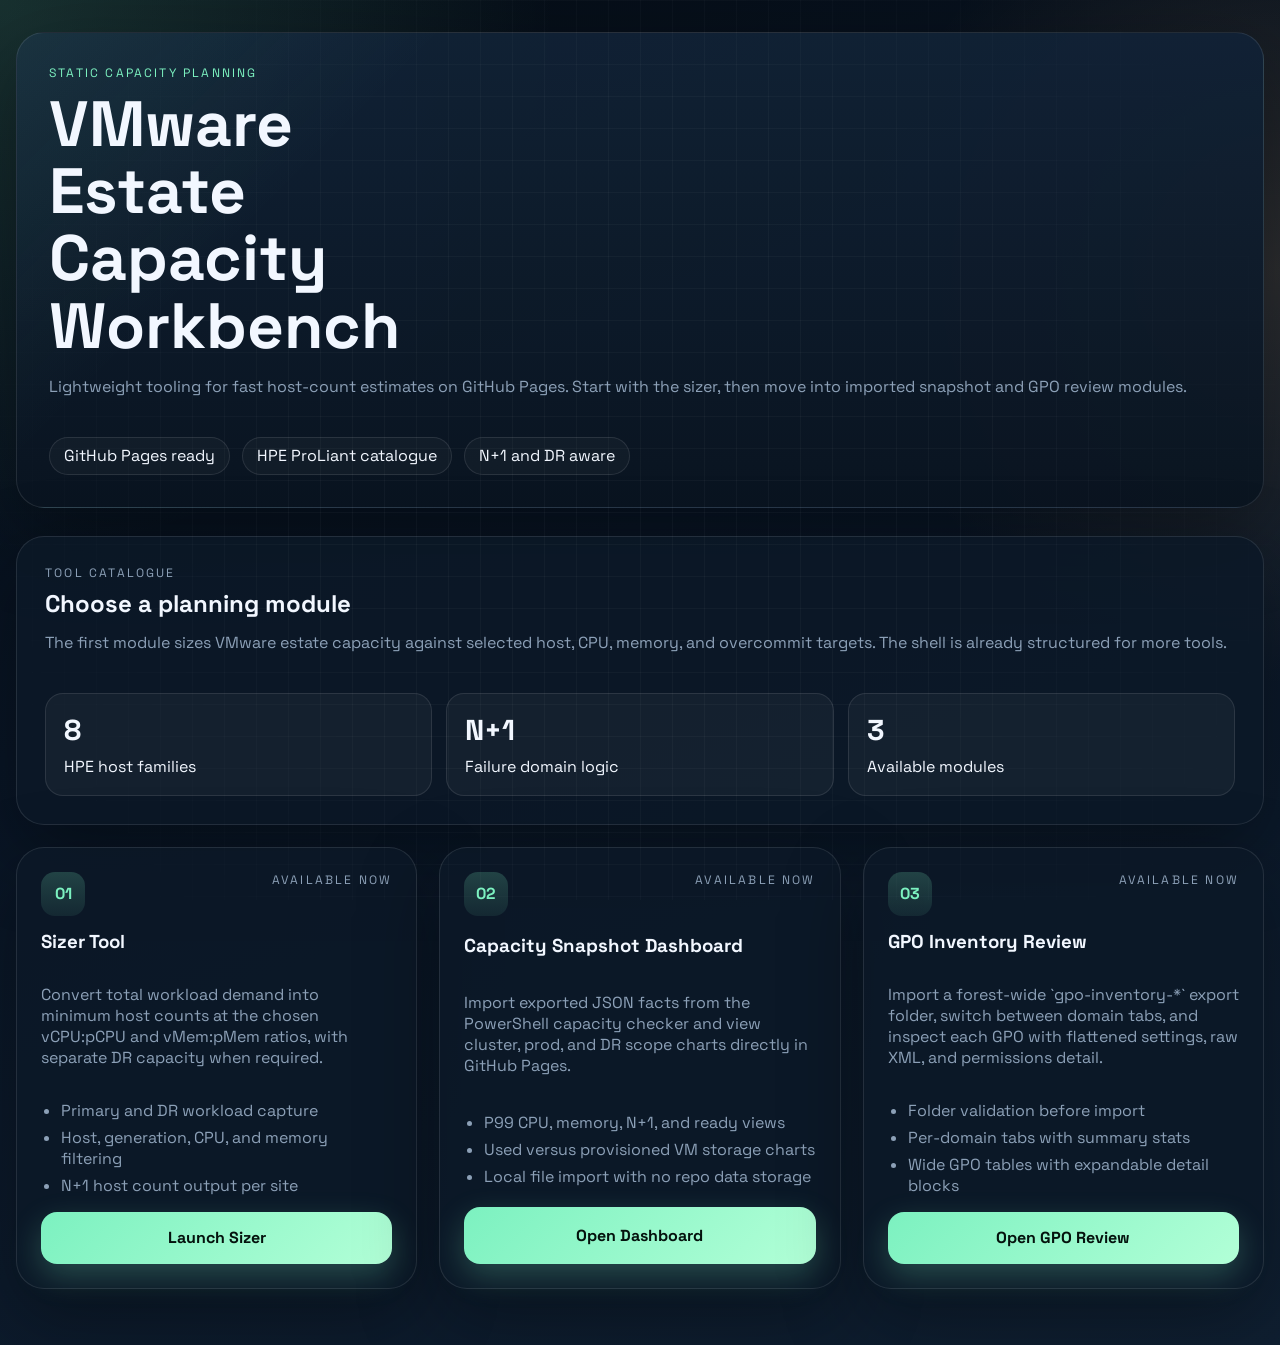
<file: index.html>
<!DOCTYPE html>
<html lang="en">
<head>
  <meta charset="UTF-8">
  <meta name="viewport" content="width=device-width, initial-scale=1.0">
  <title>VMware Estate Capacity Workbench</title>
  <meta
    name="description"
    content="Static GitHub Pages app for sizing VMware workload capacity across HPE ProLiant hosts with N+1 and DR calculations."
  >
  <link rel="preconnect" href="https://fonts.googleapis.com">
  <link rel="preconnect" href="https://fonts.gstatic.com" crossorigin>
  <link
    href="https://fonts.googleapis.com/css2?family=Space+Grotesk:wght@400;500;700&display=swap"
    rel="stylesheet"
  >
  <link rel="stylesheet" href="styles.css">
</head>
<body>
  <div class="page-shell">
    <header class="masthead">
      <div class="masthead__copy">
        <p class="eyebrow">Static Capacity Planning</p>
        <h1>VMware Estate Capacity Workbench</h1>
        <p class="intro">
          Lightweight tooling for fast host-count estimates on GitHub Pages.
          Start with the sizer, then move into imported snapshot and GPO review modules.
        </p>
      </div>
      <div class="masthead__band">
        <span>GitHub Pages ready</span>
        <span>HPE ProLiant catalogue</span>
        <span>N+1 and DR aware</span>
      </div>
    </header>

    <main class="workspace">
      <section id="homeView" class="view view--active" data-view="home">
        <div class="hero-card">
          <div>
            <p class="eyebrow">Tool Catalogue</p>
            <h2>Choose a planning module</h2>
            <p>
              The first module sizes VMware estate capacity against selected
              host, CPU, memory, and overcommit targets. The shell is already
              structured for more tools.
            </p>
          </div>
          <div class="hero-card__numbers">
            <div>
              <strong>8</strong>
              <span>HPE host families</span>
            </div>
            <div>
              <strong>N+1</strong>
              <span>Failure domain logic</span>
            </div>
            <div>
              <strong>3</strong>
              <span>Available modules</span>
            </div>
          </div>
        </div>

        <div class="tool-grid">
          <article class="tool-card">
            <div class="tool-card__header">
              <span class="tool-card__index">01</span>
              <p class="eyebrow">Available now</p>
            </div>
            <h3>Sizer Tool</h3>
            <p>
              Convert total workload demand into minimum host counts at the
              chosen vCPU:pCPU and vMem:pMem ratios, with separate DR capacity
              when required.
            </p>
            <ul class="tool-points">
              <li>Primary and DR workload capture</li>
              <li>Host, generation, CPU, and memory filtering</li>
              <li>N+1 host count output per site</li>
            </ul>
            <button type="button" class="primary-button" data-open-view="sizer">
              Launch Sizer
            </button>
          </article>

          <article class="tool-card">
            <div class="tool-card__header">
              <span class="tool-card__index">02</span>
              <p class="eyebrow">Available now</p>
            </div>
            <h3>Capacity Snapshot Dashboard</h3>
            <p>
              Import exported JSON facts from the PowerShell capacity checker
              and view cluster, prod, and DR scope charts directly in GitHub Pages.
            </p>
            <ul class="tool-points">
              <li>P99 CPU, memory, N+1, and ready views</li>
              <li>Used versus provisioned VM storage charts</li>
              <li>Local file import with no repo data storage</li>
            </ul>
            <button type="button" class="primary-button" onclick="window.location.href='capacity-dashboard.html'">
              Open Dashboard
            </button>
          </article>

          <article class="tool-card">
            <div class="tool-card__header">
              <span class="tool-card__index">03</span>
              <p class="eyebrow">Available now</p>
            </div>
            <h3>GPO Inventory Review</h3>
            <p>
              Import a forest-wide `gpo-inventory-*` export folder, switch between
              domain tabs, and inspect each GPO with flattened settings, raw XML,
              and permissions detail.
            </p>
            <ul class="tool-points">
              <li>Folder validation before import</li>
              <li>Per-domain tabs with summary stats</li>
              <li>Wide GPO tables with expandable detail blocks</li>
            </ul>
            <button type="button" class="primary-button" onclick="window.location.href='gpo-inventory-review.html'">
              Open GPO Review
            </button>
          </article>
        </div>
      </section>

      <section id="sizerView" class="view" data-view="sizer">
        <div class="view-header">
          <div>
            <p class="eyebrow">Module 01</p>
            <h2>Sizer Tool</h2>
            <p>
              Capture the target workload, choose the host build, and calculate
              the minimum hosts needed to survive one node loss at each site.
            </p>
          </div>
          <button type="button" class="ghost-button" data-open-view="home">
            Back to Catalogue
          </button>
        </div>

        <div class="sizer-grid">
          <form id="sizerForm" class="panel form-panel" novalidate>
            <section class="form-section">
              <div class="section-header">
                <span class="section-number">01</span>
                <div>
                  <h3>Workload Inputs</h3>
                  <p>Total workload values are treated as virtual demand.</p>
                </div>
              </div>

              <div class="field-grid field-grid--two">
                <label class="field">
                  <span>Total workload cores</span>
                  <input
                    id="workloadCores"
                    name="workloadCores"
                    type="number"
                    min="1"
                    step="1"
                    value="400"
                    required
                  >
                  <small>Enter total vCPU demand.</small>
                </label>

                <label class="field">
                  <span>Total workload memory</span>
                  <div class="input-suffix">
                    <input
                      id="workloadMemory"
                      name="workloadMemory"
                      type="number"
                      min="1"
                      step="1"
                      value="2048"
                      required
                    >
                    <span>GB</span>
                  </div>
                  <small>Enter total virtual memory demand.</small>
                </label>
              </div>

              <div class="field">
                <span>Dedicated DR environment</span>
                <div class="toggle-pills" role="radiogroup" aria-label="Dedicated DR environment">
                  <label class="toggle-pill">
                    <input type="radio" name="hasDr" value="yes" checked>
                    <span>Enabled</span>
                  </label>
                  <label class="toggle-pill">
                    <input type="radio" name="hasDr" value="no">
                    <span>Disabled</span>
                  </label>
                </div>
                <small>
                  If DR is enabled, blank DR values inherit the full workload
                  values.
                </small>
              </div>

              <fieldset id="drFieldset" class="field-group">
                <legend>DR workload that must fail over</legend>
                <div class="field-grid field-grid--two">
                  <label class="field">
                    <span>DR workload cores</span>
                    <input
                      id="drWorkloadCores"
                      name="drWorkloadCores"
                      type="number"
                      min="1"
                      step="1"
                      placeholder="Blank = use total workload cores"
                    >
                  </label>

                  <label class="field">
                    <span>DR workload memory</span>
                    <div class="input-suffix">
                      <input
                        id="drWorkloadMemory"
                        name="drWorkloadMemory"
                        type="number"
                        min="1"
                        step="1"
                        placeholder="Blank = use total workload memory"
                      >
                      <span>GB</span>
                    </div>
                  </label>
                </div>
              </fieldset>
            </section>

            <section class="form-section">
              <div class="section-header">
                <span class="section-number">02</span>
                <div>
                  <h3>Host Configuration</h3>
                  <p>Select the HPE platform, generation, CPU set, and memory size.</p>
                </div>
              </div>

              <div class="field-grid field-grid--two">
                <label class="field">
                  <span>Host family</span>
                  <select id="hostFamily" name="hostFamily"></select>
                </label>

                <label class="field">
                  <span>Generation</span>
                  <select id="hostGeneration" name="hostGeneration"></select>
                </label>

                <label class="field field--full">
                  <span>CPU option</span>
                  <select id="cpuOption" name="cpuOption"></select>
                </label>

                <label class="field field--full">
                  <span>Memory configuration</span>
                  <select id="memoryOption" name="memoryOption"></select>
                  <small>
                    Memory options are constrained by platform maximum capacity
                    and DIMM slot population patterns.
                  </small>
                </label>
              </div>
            </section>

            <section class="form-section">
              <div class="section-header">
                <span class="section-number">03</span>
                <div>
                  <h3>Oversubscription Targets</h3>
                  <p>Set the planning ratios used to convert physical host capacity.</p>
                </div>
              </div>

              <div class="field-grid field-grid--two">
                <label class="field">
                  <span>Desired vCPU to pCPU</span>
                  <select id="cpuRatio" name="cpuRatio"></select>
                </label>

                <label class="field">
                  <span>Desired vMem to pMem</span>
                  <select id="memoryRatio" name="memoryRatio"></select>
                </label>
              </div>
            </section>

            <div id="errorBanner" class="error-banner" role="alert" hidden></div>

            <div class="form-actions">
              <button type="submit" class="primary-button">Calculate Host Counts</button>
            </div>
          </form>

          <aside class="panel summary-panel">
            <div class="summary-panel__block">
              <p class="eyebrow">Live Summary</p>
              <h3>Selected host build</h3>
              <div id="selectionSummary" class="summary-copy"></div>
            </div>

            <div class="summary-panel__block">
              <p class="eyebrow">Method</p>
              <div class="formula-card">
                <strong>N+1 target</strong>
                <p>
                  Required runtime hosts are calculated first. One extra host is
                  then added so the site still carries the workload after a
                  single host failure.
                </p>
              </div>
            </div>

            <div class="summary-panel__block">
              <p class="eyebrow">Catalogue Note</p>
              <p class="summary-note">
                Hardware values are a curated starter catalogue aligned to HPE
                QuickSpecs and product briefs. Validate the final design against
                current vendor documentation before procurement.
              </p>
            </div>
          </aside>
        </div>

        <section id="resultsSection" class="panel results-panel" hidden>
          <div class="results-panel__header">
            <div>
              <p class="eyebrow">Calculated Output</p>
              <h3>Recommended host counts</h3>
            </div>
            <div id="resultsHeadline" class="results-headline"></div>
          </div>
          <div id="resultsGrid" class="results-grid"></div>
        </section>
      </section>
    </main>
  </div>

  <script src="hardware-catalog.js"></script>
  <script src="app.js"></script>
</body>
</html>
</file>
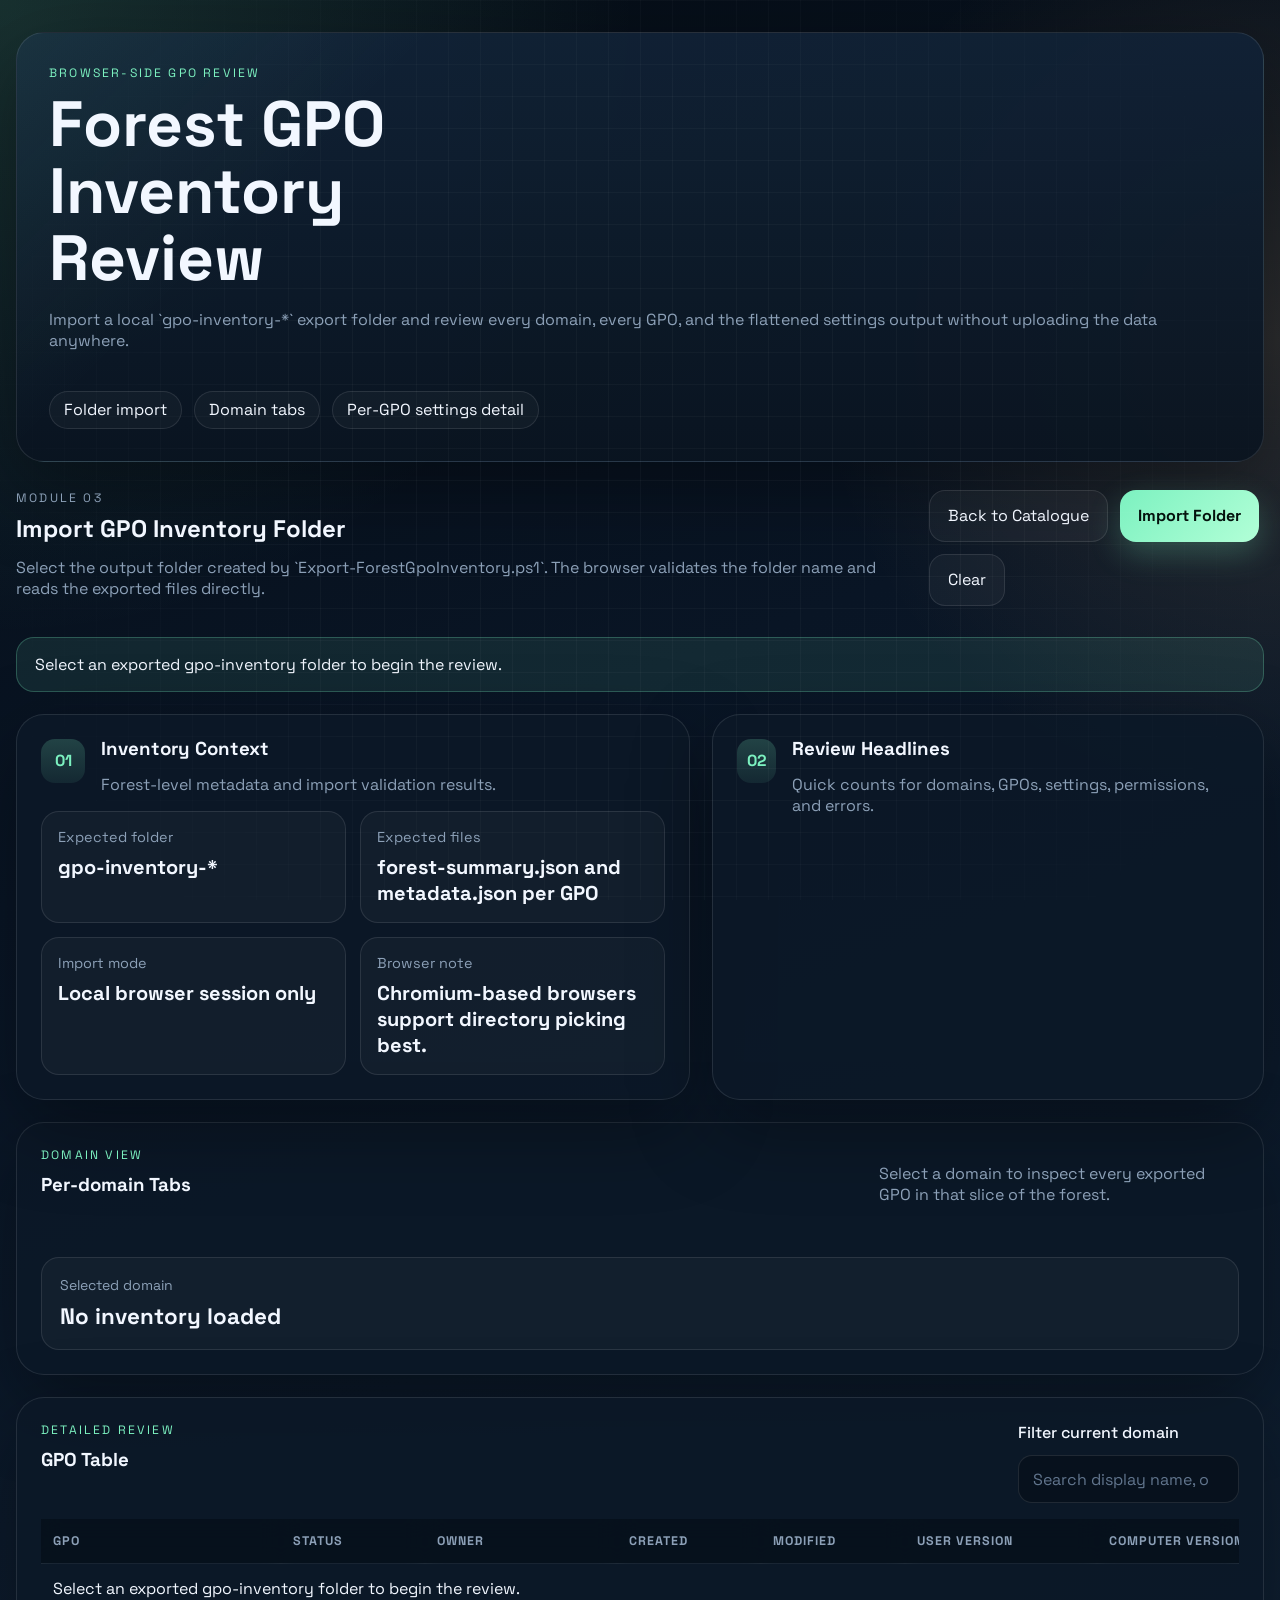
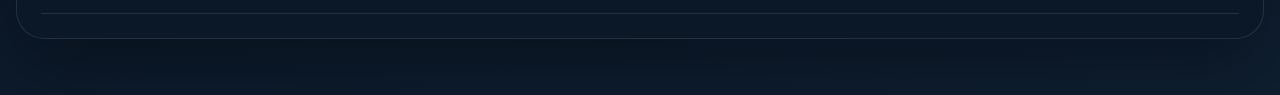
<file: gpo-inventory-review.html>
<!DOCTYPE html>
<html lang="en">
<head>
  <meta charset="UTF-8">
  <meta name="viewport" content="width=device-width, initial-scale=1.0">
  <title>GPO Inventory Review</title>
  <meta
    name="description"
    content="Static GitHub Pages reviewer for exported forest-wide GPO inventory folders with per-domain tabs and per-GPO detail tables."
  >
  <link rel="preconnect" href="https://fonts.googleapis.com">
  <link rel="preconnect" href="https://fonts.gstatic.com" crossorigin>
  <link
    href="https://fonts.googleapis.com/css2?family=Space+Grotesk:wght@400;500;700&display=swap"
    rel="stylesheet"
  >
  <link rel="stylesheet" href="styles.css">
  <link rel="stylesheet" href="capacity-dashboard.css">
  <link rel="stylesheet" href="gpo-inventory-review.css">
</head>
<body>
  <div class="page-shell">
    <header class="masthead">
      <div class="masthead__copy">
        <p class="eyebrow">Browser-side GPO Review</p>
        <h1>Forest GPO Inventory Review</h1>
        <p class="intro">
          Import a local `gpo-inventory-*` export folder and review every domain,
          every GPO, and the flattened settings output without uploading the data anywhere.
        </p>
      </div>
      <div class="masthead__band">
        <span>Folder import</span>
        <span>Domain tabs</span>
        <span>Per-GPO settings detail</span>
      </div>
    </header>

    <main class="workspace">
      <section class="view view--active">
        <div class="view-header">
          <div>
            <p class="eyebrow">Module 03</p>
            <h2>Import GPO Inventory Folder</h2>
            <p>
              Select the output folder created by `Export-ForestGpoInventory.ps1`.
              The browser validates the folder name and reads the exported files directly.
            </p>
          </div>
          <div class="inventory-actions">
            <button type="button" class="ghost-button" onclick="window.location.href='index.html'">
              Back to Catalogue
            </button>
            <input type="file" id="folderInput" webkitdirectory directory multiple hidden>
            <button type="button" id="importButton" class="primary-button">
              Import Folder
            </button>
            <button type="button" id="clearButton" class="ghost-button">
              Clear
            </button>
          </div>
        </div>

        <div id="statusBanner" class="status-banner status-banner--info" role="status">
          Select the exported `gpo-inventory-*` folder. Chromium-based browsers are recommended for folder import support.
        </div>

        <div class="dashboard-grid">
          <section class="panel snapshot-panel">
            <div class="section-header">
              <span class="section-number">01</span>
              <div>
                <h3>Inventory Context</h3>
                <p>Forest-level metadata and import validation results.</p>
              </div>
            </div>
            <div id="inventoryMeta" class="snapshot-grid"></div>
          </section>

          <section class="panel spotlight-panel">
            <div class="section-header">
              <span class="section-number">02</span>
              <div>
                <h3>Review Headlines</h3>
                <p>Quick counts for domains, GPOs, settings, permissions, and errors.</p>
              </div>
            </div>
            <div id="inventoryHeadlines" class="spotlight-grid"></div>
          </section>
        </div>

        <section class="panel domain-panel">
          <div class="chart-panel__header">
            <div>
              <p class="eyebrow">Domain View</p>
              <h3>Per-domain Tabs</h3>
            </div>
            <p class="chart-panel__copy">
              Select a domain to inspect every exported GPO in that slice of the forest.
            </p>
          </div>
          <div id="domainTabs" class="domain-tabs"></div>
          <div id="domainContext" class="domain-context"></div>
        </section>

        <section class="panel table-panel">
          <div class="chart-panel__header">
            <div>
              <p class="eyebrow">Detailed Review</p>
              <h3>GPO Table</h3>
            </div>
            <div class="table-tools">
              <label class="field table-filter">
                <span>Filter current domain</span>
                <input id="filterInput" type="search" placeholder="Search display name, owner, status, description">
              </label>
            </div>
          </div>
          <div class="table-wrap">
            <table class="facts-table gpo-table">
              <colgroup>
                <col class="gpo-table__col gpo-table__col--gpo">
                <col class="gpo-table__col gpo-table__col--status">
                <col class="gpo-table__col gpo-table__col--owner">
                <col class="gpo-table__col gpo-table__col--date">
                <col class="gpo-table__col gpo-table__col--date">
                <col class="gpo-table__col gpo-table__col--version">
                <col class="gpo-table__col gpo-table__col--version">
                <col class="gpo-table__col gpo-table__col--wmi">
                <col class="gpo-table__col gpo-table__col--description">
                <col class="gpo-table__col gpo-table__col--permissions">
                <col class="gpo-table__col gpo-table__col--details">
              </colgroup>
              <thead>
                <tr>
                  <th>GPO</th>
                  <th>Status</th>
                  <th>Owner</th>
                  <th>Created</th>
                  <th>Modified</th>
                  <th>User Version</th>
                  <th>Computer Version</th>
                  <th>WMI Filter</th>
                  <th>Description</th>
                  <th>Permissions</th>
                  <th>Details</th>
                </tr>
              </thead>
              <tbody id="gpoTableBody"></tbody>
            </table>
          </div>
        </section>

        <section id="errorsPanel" class="panel table-panel" hidden>
          <div class="chart-panel__header">
            <div>
              <p class="eyebrow">Import Warnings</p>
              <h3>Export Errors</h3>
            </div>
            <p class="chart-panel__copy">
              Errors recorded by the PowerShell exporter. These rows explain any skipped domains or GPOs.
            </p>
          </div>
          <div class="table-wrap">
            <table class="facts-table">
              <thead>
                <tr>
                  <th>Timestamp</th>
                  <th>Scope</th>
                  <th>Domain</th>
                  <th>GPO ID</th>
                  <th>Operation</th>
                  <th>Error</th>
                </tr>
              </thead>
              <tbody id="errorsTableBody"></tbody>
            </table>
          </div>
        </section>
      </section>
    </main>
  </div>

  <script src="gpo-inventory-review.js"></script>
</body>
</html>
</file>
<file: styles.css>
:root {
  --bg: #07111d;
  --bg-alt: #102033;
  --surface: rgba(12, 24, 39, 0.88);
  --surface-strong: rgba(17, 34, 54, 0.96);
  --surface-muted: rgba(16, 28, 42, 0.72);
  --line: rgba(255, 255, 255, 0.1);
  --line-strong: rgba(124, 241, 192, 0.28);
  --text: #f2f7ff;
  --muted: #8ca0b7;
  --accent: #7cf1c0;
  --accent-strong: #00c77d;
  --accent-warm: #ffbf70;
  --danger: #ff8977;
  --shadow: 0 28px 80px rgba(0, 0, 0, 0.35);
  --radius-lg: 28px;
  --radius-md: 18px;
  --radius-sm: 12px;
}

* {
  box-sizing: border-box;
}

html {
  scroll-behavior: smooth;
}

body {
  margin: 0;
  min-height: 100vh;
  font-family: "Space Grotesk", "Segoe UI", sans-serif;
  color: var(--text);
  background:
    radial-gradient(circle at top left, rgba(124, 241, 192, 0.16), transparent 30%),
    radial-gradient(circle at right 20%, rgba(255, 191, 112, 0.14), transparent 25%),
    linear-gradient(160deg, #050c14 0%, #091525 42%, #0f1f31 100%);
}

body::before {
  content: "";
  position: fixed;
  inset: 0;
  pointer-events: none;
  background-image:
    linear-gradient(rgba(255, 255, 255, 0.03) 1px, transparent 1px),
    linear-gradient(90deg, rgba(255, 255, 255, 0.03) 1px, transparent 1px);
  background-size: 32px 32px;
  mask-image: radial-gradient(circle at center, black 45%, transparent 90%);
}

button,
input,
select {
  font: inherit;
}

.page-shell {
  width: min(1400px, calc(100% - 32px));
  margin: 0 auto;
  padding: 32px 0 56px;
}

.masthead {
  display: grid;
  gap: 24px;
  padding: 32px;
  margin-bottom: 28px;
  border: 1px solid var(--line);
  border-radius: var(--radius-lg);
  background:
    linear-gradient(135deg, rgba(124, 241, 192, 0.08), transparent 25%),
    linear-gradient(180deg, rgba(17, 34, 54, 0.94), rgba(10, 20, 32, 0.94));
  box-shadow: var(--shadow);
}

.masthead__copy h1,
.hero-card h2,
.view-header h2,
.tool-card h3,
.section-header h3,
.results-panel h3,
.summary-panel h3 {
  margin: 0;
  line-height: 1.05;
}

.masthead__copy h1 {
  font-size: clamp(2.2rem, 5vw, 4.2rem);
  max-width: 11ch;
}

.intro,
.hero-card p,
.view-header p,
.tool-card p,
.section-header p,
.summary-note,
.summary-copy p,
.formula-card p,
.results-headline,
.field small {
  color: var(--muted);
}

.eyebrow {
  margin: 0 0 10px;
  text-transform: uppercase;
  letter-spacing: 0.18em;
  font-size: 0.76rem;
  color: var(--accent);
}

.masthead__band {
  display: flex;
  flex-wrap: wrap;
  gap: 12px;
}

.masthead__band span,
.summary-badge,
.coming-soon {
  display: inline-flex;
  align-items: center;
  justify-content: center;
  min-height: 38px;
  padding: 0 14px;
  border: 1px solid var(--line);
  border-radius: 999px;
  background: rgba(255, 255, 255, 0.03);
  color: var(--text);
}

.workspace {
  display: block;
}

.view {
  display: none;
}

.view--active {
  display: block;
}

.hero-card,
.panel,
.tool-card {
  border: 1px solid var(--line);
  border-radius: var(--radius-lg);
  background: var(--surface);
  box-shadow: var(--shadow);
}

.hero-card {
  display: grid;
  gap: 24px;
  padding: 28px;
}

.hero-card__numbers {
  display: grid;
  gap: 14px;
  grid-template-columns: repeat(auto-fit, minmax(180px, 1fr));
}

.hero-card__numbers div {
  padding: 18px;
  border-radius: var(--radius-md);
  background: rgba(255, 255, 255, 0.04);
  border: 1px solid var(--line);
}

.hero-card__numbers strong {
  display: block;
  margin-bottom: 8px;
  font-size: 1.8rem;
}

.tool-grid {
  display: grid;
  gap: 22px;
  margin-top: 22px;
  grid-template-columns: repeat(auto-fit, minmax(280px, 1fr));
}

.tool-card {
  display: grid;
  gap: 16px;
  padding: 24px;
}

.tool-card--muted {
  background: var(--surface-muted);
}

.tool-card__header {
  display: flex;
  justify-content: space-between;
  gap: 12px;
  align-items: flex-start;
}

.tool-card__index,
.section-number {
  display: inline-flex;
  align-items: center;
  justify-content: center;
  width: 44px;
  height: 44px;
  border-radius: 14px;
  background: linear-gradient(180deg, rgba(124, 241, 192, 0.2), rgba(124, 241, 192, 0.08));
  color: var(--accent);
  font-weight: 700;
}

.tool-points {
  margin: 0;
  padding-left: 20px;
  color: var(--muted);
}

.tool-points li + li {
  margin-top: 6px;
}

.primary-button,
.ghost-button {
  appearance: none;
  border: 0;
  border-radius: 16px;
  min-height: 52px;
  padding: 0 18px;
  cursor: pointer;
  transition: transform 0.18s ease, box-shadow 0.18s ease, background 0.18s ease;
}

.primary-button {
  color: #04120d;
  font-weight: 700;
  background: linear-gradient(135deg, var(--accent), #b2ffd7);
  box-shadow: 0 12px 32px rgba(124, 241, 192, 0.24);
}

.ghost-button {
  color: var(--text);
  border: 1px solid var(--line);
  background: rgba(255, 255, 255, 0.04);
}

.primary-button:hover,
.ghost-button:hover {
  transform: translateY(-1px);
}

.view-header {
  display: flex;
  justify-content: space-between;
  align-items: flex-start;
  gap: 20px;
  margin-bottom: 22px;
}

.sizer-grid {
  display: grid;
  gap: 22px;
  grid-template-columns: minmax(0, 1.55fr) minmax(300px, 0.95fr);
}

.panel {
  padding: 24px;
}

.form-panel {
  display: grid;
  gap: 26px;
}

.form-section {
  display: grid;
  gap: 18px;
  padding-bottom: 8px;
  border-bottom: 1px solid var(--line);
}

.form-section:last-of-type {
  border-bottom: 0;
  padding-bottom: 0;
}

.section-header {
  display: flex;
  gap: 16px;
  align-items: flex-start;
}

.field-grid {
  display: grid;
  gap: 16px;
}

.field-grid--two {
  grid-template-columns: repeat(2, minmax(0, 1fr));
}

.field,
.field-group {
  display: grid;
  gap: 8px;
}

.field span,
.field-group legend {
  font-weight: 500;
}

.field input,
.field select {
  width: 100%;
  min-height: 52px;
  padding: 0 14px;
  color: var(--text);
  border: 1px solid var(--line);
  border-radius: 14px;
  background: rgba(3, 8, 15, 0.4);
}

.field input:focus,
.field select:focus {
  outline: none;
  border-color: var(--accent);
  box-shadow: 0 0 0 4px rgba(124, 241, 192, 0.14);
}

.field--full {
  grid-column: 1 / -1;
}

.field-group {
  padding: 0;
  margin: 0;
  border: 0;
}

.field-group legend {
  padding: 0;
  margin-bottom: 14px;
}

.toggle-pills {
  display: inline-flex;
  flex-wrap: wrap;
  gap: 10px;
}

.toggle-pill {
  position: relative;
}

.toggle-pill input {
  position: absolute;
  opacity: 0;
  pointer-events: none;
}

.toggle-pill span {
  display: inline-flex;
  min-height: 46px;
  align-items: center;
  justify-content: center;
  padding: 0 16px;
  border-radius: 14px;
  border: 1px solid var(--line);
  background: rgba(255, 255, 255, 0.03);
  color: var(--muted);
  cursor: pointer;
}

.toggle-pill input:checked + span {
  color: #04120d;
  background: linear-gradient(135deg, var(--accent), #b2ffd7);
  border-color: transparent;
}

.input-suffix {
  display: grid;
  grid-template-columns: 1fr auto;
  border: 1px solid var(--line);
  border-radius: 14px;
  overflow: hidden;
  background: rgba(3, 8, 15, 0.4);
}

.input-suffix input {
  border: 0;
  border-radius: 0;
  background: transparent;
}

.input-suffix span {
  display: inline-flex;
  align-items: center;
  padding: 0 14px;
  color: var(--muted);
  border-left: 1px solid var(--line);
}

.field input::placeholder {
  color: #61758d;
}

.error-banner {
  padding: 14px 16px;
  border: 1px solid rgba(255, 137, 119, 0.35);
  border-radius: 14px;
  background: rgba(255, 137, 119, 0.12);
  color: #ffd7d1;
}

.form-actions {
  display: flex;
  justify-content: flex-start;
}

.summary-panel {
  display: grid;
  gap: 20px;
  align-content: start;
}

.summary-panel__block {
  display: grid;
  gap: 12px;
}

.summary-copy {
  display: grid;
  gap: 14px;
}

.summary-copy h4 {
  margin: 0;
}

.summary-stack {
  display: grid;
  gap: 10px;
}

.summary-row {
  display: flex;
  justify-content: space-between;
  gap: 16px;
  align-items: center;
  padding: 12px 0;
  border-bottom: 1px solid var(--line);
}

.summary-row:last-child {
  border-bottom: 0;
}

.summary-row strong {
  font-weight: 700;
}

.summary-badges {
  display: flex;
  flex-wrap: wrap;
  gap: 10px;
}

.formula-card {
  padding: 18px;
  border-radius: var(--radius-md);
  border: 1px solid var(--line);
  background: rgba(255, 255, 255, 0.03);
}

.results-panel {
  margin-top: 22px;
  display: grid;
  gap: 22px;
}

.results-panel__header {
  display: flex;
  justify-content: space-between;
  gap: 16px;
  align-items: flex-start;
}

.results-headline {
  max-width: 360px;
  text-align: right;
}

.results-grid {
  display: grid;
  gap: 18px;
  grid-template-columns: repeat(auto-fit, minmax(260px, 1fr));
}

.result-card {
  display: grid;
  gap: 16px;
  padding: 20px;
  border: 1px solid var(--line);
  border-radius: var(--radius-md);
  background:
    linear-gradient(180deg, rgba(255, 255, 255, 0.04), rgba(255, 255, 255, 0.02)),
    rgba(8, 17, 28, 0.7);
}

.result-card__title {
  display: flex;
  justify-content: space-between;
  gap: 14px;
  align-items: baseline;
}

.result-card__title h4,
.metric-card h4 {
  margin: 0;
}

.metric-list {
  display: grid;
  gap: 10px;
}

.metric-card {
  padding: 14px;
  border-radius: 14px;
  background: rgba(255, 255, 255, 0.03);
  border: 1px solid var(--line);
}

.metric-card strong {
  display: block;
  margin-top: 8px;
  font-size: 1.5rem;
}

.metric-card p,
.result-card p,
.result-card li {
  margin: 0;
  color: var(--muted);
}

.result-card ul {
  margin: 0;
  padding-left: 20px;
}

.result-accent {
  color: var(--accent);
}

.result-warm {
  color: var(--accent-warm);
}

@media (max-width: 1080px) {
  .sizer-grid {
    grid-template-columns: 1fr;
  }

  .results-panel__header,
  .view-header {
    flex-direction: column;
  }

  .results-headline {
    text-align: left;
  }
}

@media (max-width: 720px) {
  .page-shell {
    width: min(100% - 20px, 1400px);
    padding-top: 20px;
    padding-bottom: 40px;
  }

  .masthead,
  .hero-card,
  .panel,
  .tool-card {
    padding: 20px;
  }

  .field-grid--two {
    grid-template-columns: 1fr;
  }

  .hero-card__numbers {
    grid-template-columns: 1fr;
  }
}
</file>
<file: capacity-dashboard.css>
.dashboard-actions {
  display: flex;
  flex-wrap: wrap;
  gap: 12px;
}

.status-banner {
  margin-bottom: 22px;
  padding: 16px 18px;
  border-radius: var(--radius-md);
  border: 1px solid var(--line);
  background: rgba(255, 255, 255, 0.04);
}

.status-banner--info {
  border-color: rgba(124, 241, 192, 0.25);
  background: rgba(124, 241, 192, 0.09);
}

.status-banner--ok {
  border-color: rgba(124, 241, 192, 0.36);
  background: rgba(124, 241, 192, 0.14);
}

.status-banner--warn {
  border-color: rgba(255, 191, 112, 0.38);
  background: rgba(255, 191, 112, 0.12);
}

.dashboard-grid,
.chart-grid {
  display: grid;
  gap: 22px;
}

.dashboard-grid {
  grid-template-columns: minmax(0, 1.1fr) minmax(0, 0.9fr);
  margin-bottom: 22px;
}

.chart-grid {
  grid-template-columns: repeat(2, minmax(0, 1fr));
  margin-top: 22px;
}

.snapshot-grid,
.spotlight-grid {
  display: grid;
  gap: 14px;
}

.snapshot-grid,
.spotlight-grid {
  grid-template-columns: repeat(2, minmax(0, 1fr));
}

.snapshot-card,
.spotlight-card {
  padding: 16px;
  border-radius: var(--radius-md);
  border: 1px solid var(--line);
  background: rgba(255, 255, 255, 0.03);
}

.snapshot-card span,
.spotlight-card span {
  display: block;
  margin-bottom: 8px;
  color: var(--muted);
  font-size: 0.9rem;
}

.snapshot-card strong,
.spotlight-card strong {
  display: block;
  font-size: 1.25rem;
}

.spotlight-card strong {
  font-size: 1.8rem;
}

.chart-panel {
  margin-top: 22px;
}

.chart-panel__header {
  display: flex;
  justify-content: space-between;
  gap: 16px;
  align-items: flex-start;
  margin-bottom: 16px;
}

.chart-panel__header h3 {
  margin: 0;
}

.chart-panel__copy {
  max-width: 360px;
  color: var(--muted);
}

.chart-shell {
  position: relative;
  min-height: 320px;
}

.chart-shell--wide {
  min-height: 360px;
}

.table-panel {
  margin-top: 22px;
}

.table-wrap {
  overflow-x: auto;
}

.facts-table {
  width: 100%;
  border-collapse: collapse;
}

.facts-table th,
.facts-table td {
  padding: 14px 12px;
  border-bottom: 1px solid var(--line);
  text-align: left;
  vertical-align: top;
}

.facts-table th {
  color: var(--muted);
  font-size: 0.78rem;
  text-transform: uppercase;
  letter-spacing: 0.08em;
}

.facts-table td {
  color: var(--text);
}

.notes-list {
  margin: 0;
  padding-left: 18px;
  color: var(--muted);
}

.notes-list li + li {
  margin-top: 6px;
}

.muted-copy {
  color: var(--muted);
}

@media (max-width: 1080px) {
  .dashboard-grid,
  .chart-grid {
    grid-template-columns: 1fr;
  }

  .chart-panel__header {
    flex-direction: column;
  }
}

@media (max-width: 720px) {
  .snapshot-grid,
  .spotlight-grid {
    grid-template-columns: 1fr;
  }

  .dashboard-actions {
    width: 100%;
  }

  .dashboard-actions button {
    width: 100%;
  }
}
</file>
<file: gpo-inventory-review.css>
.inventory-actions {
  display: flex;
  flex-wrap: wrap;
  gap: 12px;
}

.domain-panel,
.table-panel {
  margin-top: 22px;
}

.domain-tabs {
  display: flex;
  flex-wrap: wrap;
  gap: 12px;
  margin-bottom: 20px;
}

.domain-tab {
  appearance: none;
  display: inline-flex;
  align-items: center;
  gap: 10px;
  min-height: 48px;
  padding: 0 16px;
  border: 1px solid var(--line);
  border-radius: 16px;
  background: rgba(255, 255, 255, 0.04);
  color: var(--text);
  cursor: pointer;
  transition: transform 0.18s ease, border-color 0.18s ease, background 0.18s ease;
}

.domain-tab:hover {
  transform: translateY(-1px);
  border-color: var(--line-strong);
}

.domain-tab--active {
  color: #04120d;
  border-color: transparent;
  background: linear-gradient(135deg, var(--accent), #b2ffd7);
}

.domain-tab__count {
  display: inline-flex;
  min-width: 30px;
  min-height: 30px;
  align-items: center;
  justify-content: center;
  padding: 0 8px;
  border-radius: 999px;
  background: rgba(3, 8, 15, 0.3);
  color: inherit;
  font-size: 0.82rem;
  font-weight: 700;
}

.domain-context {
  display: grid;
  gap: 14px;
  grid-template-columns: repeat(auto-fit, minmax(220px, 1fr));
}

.domain-stat {
  padding: 18px;
  border-radius: var(--radius-md);
  border: 1px solid var(--line);
  background: rgba(255, 255, 255, 0.03);
}

.domain-stat span {
  display: block;
  margin-bottom: 8px;
  color: var(--muted);
  font-size: 0.88rem;
}

.domain-stat strong {
  display: block;
  font-size: 1.4rem;
}

.table-tools {
  display: flex;
  justify-content: flex-end;
  width: min(100%, 360px);
}

.table-filter span {
  margin-bottom: 4px;
}

.table-filter input {
  min-height: 48px;
}

.gpo-table {
  width: 100%;
  min-width: 1320px;
  table-layout: fixed;
}

.gpo-table th {
  position: sticky;
  top: 0;
  z-index: 1;
  background: rgba(7, 17, 29, 0.96);
  backdrop-filter: blur(10px);
}

.gpo-table th,
.gpo-table td {
  white-space: normal;
  overflow-wrap: anywhere;
  word-break: break-word;
  vertical-align: top;
}

.cell-wrap {
  white-space: normal;
  overflow-wrap: anywhere;
  word-break: break-word;
}

.cell-compact {
  white-space: nowrap;
}

.gpo-table__col--gpo {
  width: 15rem;
}

.gpo-table__col--status {
  width: 9rem;
}

.gpo-table__col--owner {
  width: 12rem;
}

.gpo-table__col--date {
  width: 9rem;
}

.gpo-table__col--version {
  width: 12rem;
}

.gpo-table__col--wmi {
  width: 10rem;
}

.gpo-table__col--description {
  width: 14rem;
}

.gpo-table__col--permissions {
  width: 8rem;
}

.gpo-table__col--details {
  width: 22rem;
}

.permission-pill {
  display: inline-flex;
  align-items: center;
  min-height: 34px;
  padding: 0 12px;
  border-radius: 999px;
  font-size: 0.84rem;
  border: 1px solid var(--line);
}

.permission-pill--ok {
  border-color: rgba(124, 241, 192, 0.3);
  background: rgba(124, 241, 192, 0.1);
}

.permission-pill--warn {
  border-color: rgba(255, 191, 112, 0.34);
  background: rgba(255, 191, 112, 0.12);
}

.gpo-detail {
  min-width: 0;
}

.gpo-detail summary {
  cursor: pointer;
  color: var(--accent);
}

.gpo-detail[open] summary {
  margin-bottom: 12px;
}

.detail-stack {
  display: grid;
  gap: 12px;
}

.detail-card {
  padding: 14px;
  border-radius: 14px;
  border: 1px solid var(--line);
  background: rgba(255, 255, 255, 0.03);
}

.detail-card h4 {
  margin: 0 0 10px;
  font-size: 0.96rem;
}

.detail-card pre {
  margin: 0;
  max-height: 320px;
  overflow: auto;
  white-space: pre-wrap;
  word-break: break-word;
  color: var(--muted);
}

.detail-meta-list {
  display: grid;
  gap: 6px;
  margin: 0;
}

.detail-meta-list div {
  display: grid;
  gap: 4px;
}

.detail-meta-list dt {
  color: var(--muted);
  font-size: 0.8rem;
  text-transform: uppercase;
  letter-spacing: 0.06em;
}

.detail-meta-list dd {
  margin: 0;
  color: var(--text);
}

.permissions-table {
  width: 100%;
  border-collapse: collapse;
}

.permissions-table th,
.permissions-table td {
  padding: 10px 8px;
  text-align: left;
  border-bottom: 1px solid var(--line);
}

.permissions-table th {
  color: var(--muted);
  font-size: 0.76rem;
  text-transform: uppercase;
  letter-spacing: 0.08em;
}

.empty-state {
  color: var(--muted);
}

@media (max-width: 1080px) {
  .inventory-actions,
  .table-tools {
    width: 100%;
  }

  .table-tools {
    justify-content: stretch;
  }
}

@media (max-width: 720px) {
  .inventory-actions button,
  .table-tools,
  .table-filter {
    width: 100%;
  }
}
</file>
